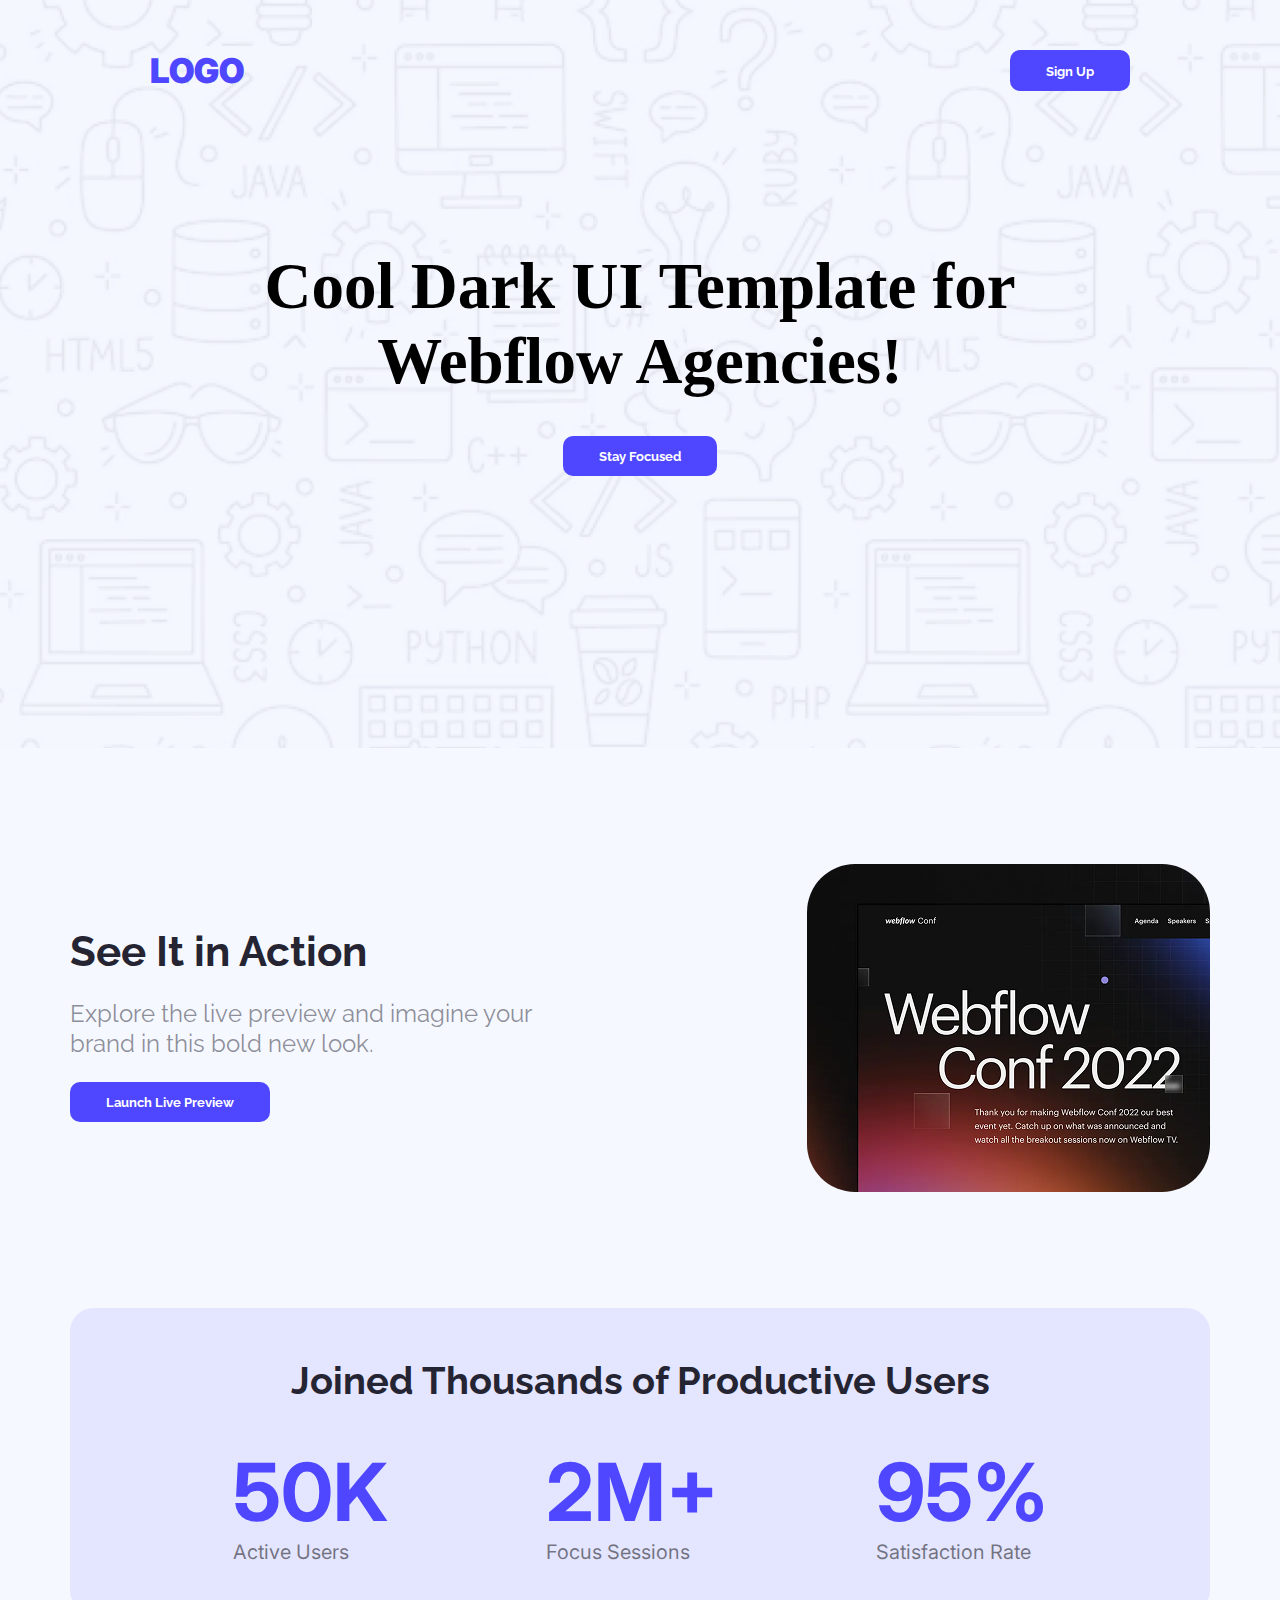
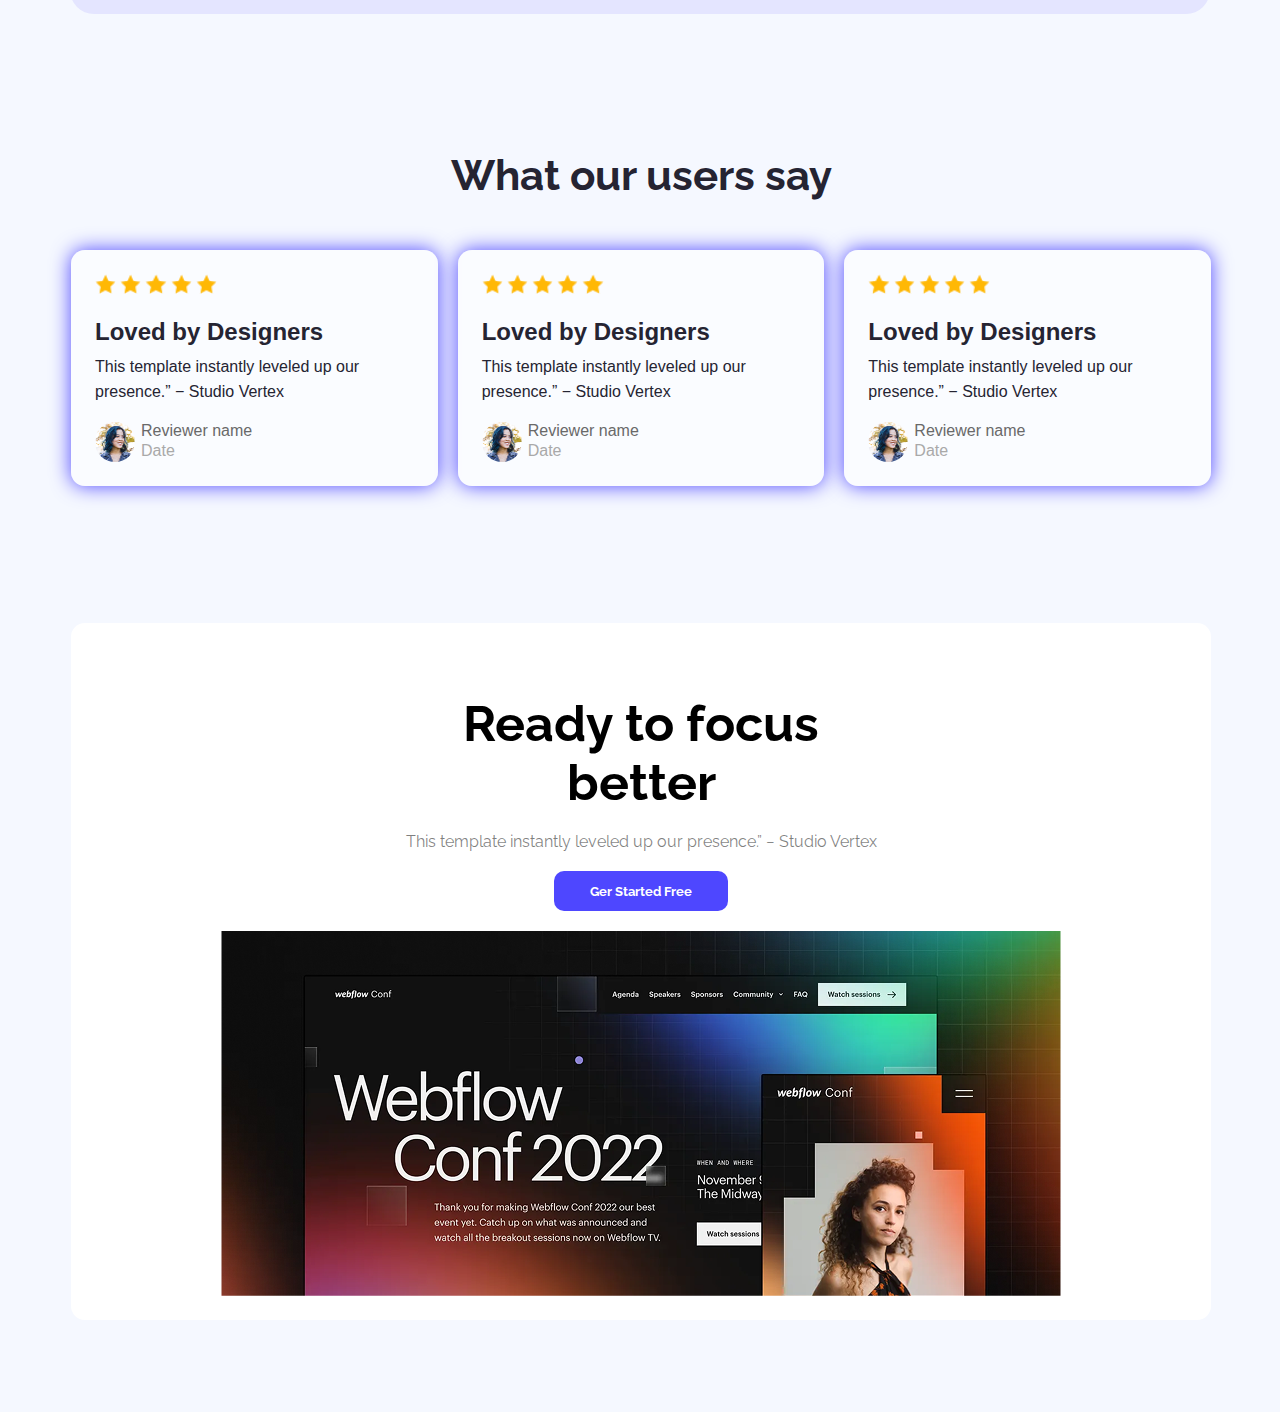
<file: index.html>
<!DOCTYPE html>
<html lang="en">

<head>
    <meta charset="UTF-8">
    <meta name="viewport" content="width=device-width, initial-scale=1.0">

    <link rel="preconnect" href="https://fonts.googleapis.com">
    <link rel="preconnect" href="https://fonts.gstatic.com" crossorigin>
    <link
        href="https://fonts.googleapis.com/css2?family=Inter:ital,opsz,wght@0,14..32,100..900;1,14..32,100..900&family=Raleway:ital,wght@0,100..900;1,100..900&display=swap"
        rel="stylesheet">

    <title>Assignment</title>

    <link rel="stylesheet" href="styles/header.css">
    <link rel="stylesheet" href="styles/common.css">
    <link rel="stylesheet" href="styles/main.css">
</head>

<body>
    <!-- header Start-->
    <header class="header-bg">
        <div>
            <nav class="nav-bar">
                <h1 class="logo" id="nav-logo">LOGO</h1>
                <button class="btn">Sign Up</button>
            </nav>
            <div class="banner-text-btn-container">
                <h1 id="banner-text">Cool Dark UI Template for Webflow Agencies!</h1>
                <button class="btn">Stay Focused</button>
            </div>
        </div>
    </header>
    <!-- header End -->
    <!-- main Start -->
    <main>
        <!-- Action Start -->
        <section class="action">
            <div class="action-container">
                <div class="action-left">
                    <h3 id="action-title">See It in Action</h3>
                    <p id="action-subtitle">Explore the live preview and imagine your brand in this bold new
                        look.</p>
                    <button class="btn">Launch Live Preview</button>
                </div>
                <img id="wc-mini-img" src="./assets/wc-mini.png" alt="image">
            </div>
        </section>
        <!-- Action End -->
        <!-- Productive Users Section Start -->
        <section class="productive-users">
            <div class="productive-users-container">
                <h3 id="productive-users-title">Joined Thousands of Productive Users</h3>
                <div class="data">
                    <div>
                        <p class="data-size">50K</p>
                        <p class="data-type">Active Users</p>
                    </div>
                    <div>
                        <p class="data-size">2M+</p>
                        <p class="data-type">Focus Sessions</p>
                    </div>
                    <div>
                        <p class="data-size">95%</p>
                        <p class="data-type">Satisfaction Rate</p>
                    </div>
                </div>
            </div>
        </section>
        <!-- Productive Users Section End-->
        <!-- Users Feedback Section Start -->
        <section class="users-feedback">
            <div>
                <h3 id="users-feedback-title">What our users say</h3>
                <div class="users-feedback-container">
                    <div class="user-box">
                        <div class="users-star">
                            <img src="assets/icon-star.png" alt="">
                            <img src="assets/icon-star.png" alt="">
                            <img src="assets/icon-star.png" alt="">
                            <img src="assets/icon-star.png" alt="">
                            <img src="assets/icon-star.png" alt="">
                        </div>
                        <h4 class="comment-title">Loved by Designers</h4>
                        <p class="comment">This template instantly leveled up our presence.” &minus; Studio Vertex</p>
                        <div class="user-info">
                            <img class="user-img" src="assets/avatar.png" alt="">
                            <div>
                                <p class="user-name">Reviewer name</p>
                                <p class="user-date">Date</p>
                            </div>
                        </div>
                    </div>
                    <div class="user-box">
                        <div class="users-star">
                            <img src="assets/icon-star.png" alt="">
                            <img src="assets/icon-star.png" alt="">
                            <img src="assets/icon-star.png" alt="">
                            <img src="assets/icon-star.png" alt="">
                            <img src="assets/icon-star.png" alt="">
                        </div>
                        <h4 class="comment-title">Loved by Designers</h4>
                        <p class="comment">This template instantly leveled up our presence.” &minus; Studio Vertex</p>
                        <div class="user-info">
                            <img class="user-img" src="assets/avatar.png" alt="">
                            <div>
                                <p class="user-name">Reviewer name</p>
                                <p class="user-date">Date</p>
                            </div>
                        </div>
                    </div>
                    <div class="user-box">
                        <div class="users-star">
                            <img src="assets/icon-star.png" alt="">
                            <img src="assets/icon-star.png" alt="">
                            <img src="assets/icon-star.png" alt="">
                            <img src="assets/icon-star.png" alt="">
                            <img src="assets/icon-star.png" alt="">
                        </div>
                        <h4 class="comment-title">Loved by Designers</h4>
                        <p class="comment">This template instantly leveled up our presence.” &minus; Studio Vertex</p>
                        <div class="user-info">
                            <img class="user-img" src="assets/avatar.png" alt="">
                            <div>
                                <p class="user-name">Reviewer name</p>
                                <p class="user-date">Date</p>
                            </div>
                        </div>
                    </div>
                </div>
            </div>
        </section>
        <!-- Users Feedback Section End -->
        <!-- Ready to focus Section Start  -->
        <section class="ready-to-focus">
            <div class="ready-to-focus-box">
                <h3 id="ready-to-focus-title">Ready to focus better</h3>
                <p id="ready-to-focus-subtitle">This template instantly leveled up our presence.” &minus; Studio Vertex
                </p>
                <button class="btn">Ger Started Free</button>
                <img id="ready-to-focus-img" src="assets/wc-big.png" alt="Webflow image">
            </div>
        </section>
        <!-- Ready to focus Section End  -->
    </main>
    <!-- main End -->
</body>

</html>
</file>
<file: styles/header.css>
* {
    margin: 0;
    padding: 0;
}

.header-bg {
    background-image: url("../assets/Hero-bg.png");
    background-size: cover;
    background-position: center;
    width: 100%;
    height: 698px;
    padding-top: 50px;
}

.nav-bar {
    display: flex;
    justify-content: space-between;
    padding: 0px 150px;
}

#nav-logo {
    font-size: 34px;
}

.banner-text-btn-container {
    display: flex;
    flex-direction: column;
    justify-content: center;
    align-items: center;
    text-align: center;
    width: 905px;
    margin: 158px auto 152px auto;
}

#banner-text {
    font-size: 65px;
    font-weight: 700;
    margin-bottom: 37px;
}
</file>
<file: styles/common.css>
body {
    background-color: #F5F8FF;
}

.logo {
    color: #4E47FF;
    font-weight: 900;
    font-family: "Inter", sans-serif;
}

.btn {
    background-color: #4E47FF;
    color: #FFFFFF;
    font-family: "Raleway", sans-serif;
    font-weight: 700;
    padding: 12px 36px;
    border: none;
    border-radius: 10px;
}
</file>
<file: styles/main.css>
/*Action Section Start*/
.action {
    margin-top: 116px;
    display: flex;
    justify-content: center;
    /* height: 328px;
   margin-left: 141px;
   margin-right: 159px;*/
}

.action-container {
    width: 1140px;
    height: 328px;
    display: flex;
    justify-content: space-between;
}

.action-left {
    font-family: "Raleway", sans-serif;
    width: 517px;
    height: 203px;
    margin: 62.5px 220px 62.5px 0px;
}

#action-title {
    color: #252432;
    font-size: 42px;
    font-weight: 700;
    margin-bottom: 23px;
}

#action-subtitle {
    color: rgba(37, 36, 50, 0.5);
    font-size: 24px;
    font-weight: 400;
    line-height: 30px;
    margin-bottom: 23px;
}

#wc-mini-img {
    height: 328px;
    width: 403px;
    border-radius: 48px;
    transition: box-shadow 0.3s ease;
}

#wc-mini-img:hover {
    box-shadow: 0px 0px 20px #e41a35;
}

/* Action Section end */
/* Productive Users Section Start */
.productive-users {
    display: flex;
    justify-content: center;
    margin-top: 116px;
}

.productive-users-container {
    width: 1140px;
    height: 306px;
    background-color: rgba(78, 71, 255, 0.1);
    border-radius: 24px;
}

#productive-users-title {
    margin-top: 50px;
    font-size: 38px;
    font-family: "Raleway", sans-serif;
    font-weight: 700;
    color: #252432;
    text-align: center;
}

.data {
    margin-top: 40px;
    display: flex;
    justify-content: center;
    gap: 158px;
}

.data-size {
    font-size: 80px;
    font-family: "Inter", sans-serif;
    font-weight: 700;
    color: #4E47FF;
}

.data-type {
    font-size: 20px;
    font-family: "Inter", sans-serif;
    font-weight: 400;
    color: rgba(0, 0, 0, 0.5);
}

/* Productive Users Section End */
/* Users Feedback Section Start */
.users-feedback {
    /* margin-top: 116px; */
    display: flex;
    justify-content: center;
    margin: 137px 149px 137px 151px;
    /* height: 342px; */
    font-family: Arial, Helvetica, sans-serif;
}

#users-feedback-title {
    font-size: 42px;
    font-family: "Raleway", sans-serif;
    font-weight: 700;
    color: #252432;
    text-align: center;
    margin-bottom: 50px;
}

.user-box {
    background-color: rgb(255, 255, 255, 0.5);
    border-radius: 14px;
    box-shadow: 0px 0px 20px #4E47FF;
    transition: box-shadow 0.3s ease;
}

.user-box:hover {
    box-shadow: 0px 0px 20px #00FFFF;
}

.users-feedback-container {
    display: flex;
    justify-content: space-between;
    gap: 20px;
}

.users-star {
    display: flex;
    justify-content: left;
    gap: 4px;
    padding: 24px 226.67px 24px 24px;
    height: 20px;
    width: 116px;
}

.comment-title {
    font-size: 24px;
    color: #252432;
    font-weight: 600;
    padding: 0px 97.67px 8px 24px;
}

.comment {
    padding: 0px 24px 24px 24px;
    font-size: 16px;
    color: #252432;
    font-weight: 200;
    line-height: 25px;
    height: 44px;
    width: 318.67px;
}

.user-info {
    display: flex;
    padding: 0px 24px 24px 24px;
    gap: 6px;
}

.user-img {
    height: 40px;
    width: 40px;
    border-radius: 50%;
}

.user-name {
    font-size: 16px;
    color: dimgray;
    margin-bottom: 2px;
}

.user-date {
    color: darkgrey;
}

/* Users Feedback Section End */
/* Ready to focus Section Start*/
.ready-to-focus {
    margin: 0px 149px 92.23px 151px;
    font-family: "Raleway", sans-serif;
    display: flex;
    justify-content: center;
}

.ready-to-focus-box {
    align-items: center;
    text-align: center;
    align-items: center;
    height: 696.77px;
    width: 1140px;
    background-color: #FFFFFF;
    border-radius: 14px;
}

#ready-to-focus-title {
    text-align: center;
    align-items: center;
    font-size: 50px;
    font-weight: 700;
    color: #000000;
    padding: 71px 312px 20px 312px;
}

#ready-to-focus-subtitle {
    color: rgba(0, 0, 0, 0.5);
    padding: 0px 326.5px 20px 326.5px;
    text-align: center;
    align-items: center;
}

#ready-to-focus-img {
    text-align: center;
    align-items: center;
    height: 364.77px;
    width: 840px;
    padding: 20px 150px 71px 150px;
}

/* Ready to focus Section End */
/* Let’s Get In Touch Section  Start  */
.tuch {
    display: flex;
    justify-content: center;
}

.tuch-box {
    width: 1140px;
    height: 632px;
}

.tuch-items {
    display: flex;
    justify-content: space-around;
    gap: 115px;
}

#tuch-left-title {
    font-family: "Raleway", sans-serif;
    font-size: 97px;
    font-weight: 700;
    padding: 200px 0px 200px 0px;
    color: #000000;
    width: 528px;
    height: 232px;
}

.tuch-form {
    height: 490px;
    width: 497px;
    padding: 72px 0px 72px 0;
}

.tuch-form label {
    font-family: "Inter", sans-serif;
}

#email,
#full-name {
    background-color: #FFFFFF;
    color: rgba(0, 0, 0, 0.5);
    display: block;
    margin: 10px 0px 19px 0px;
    padding-left: 32px;
    height: 70px;
    width: 100%;
    box-sizing: border-box;
    border: none;
    border-radius: 10px;
}

#message {
    background-color: #FFFFFF;
    color: rgba(0, 0, 0, 0.5);
    display: block;
    margin: 10px 0px 19px 0px;
    padding: 20px 0px 0px 32px;
    height: 135px;
    width: 100%;
    box-sizing: border-box;
    border: none;
    border-radius: 10px;
}

#btn-tuch-form {
    padding: 19px 101px;
    width: 100%;
    height: 62px;
}

/* Let’s Get In Touch Section  End  */
</file>
